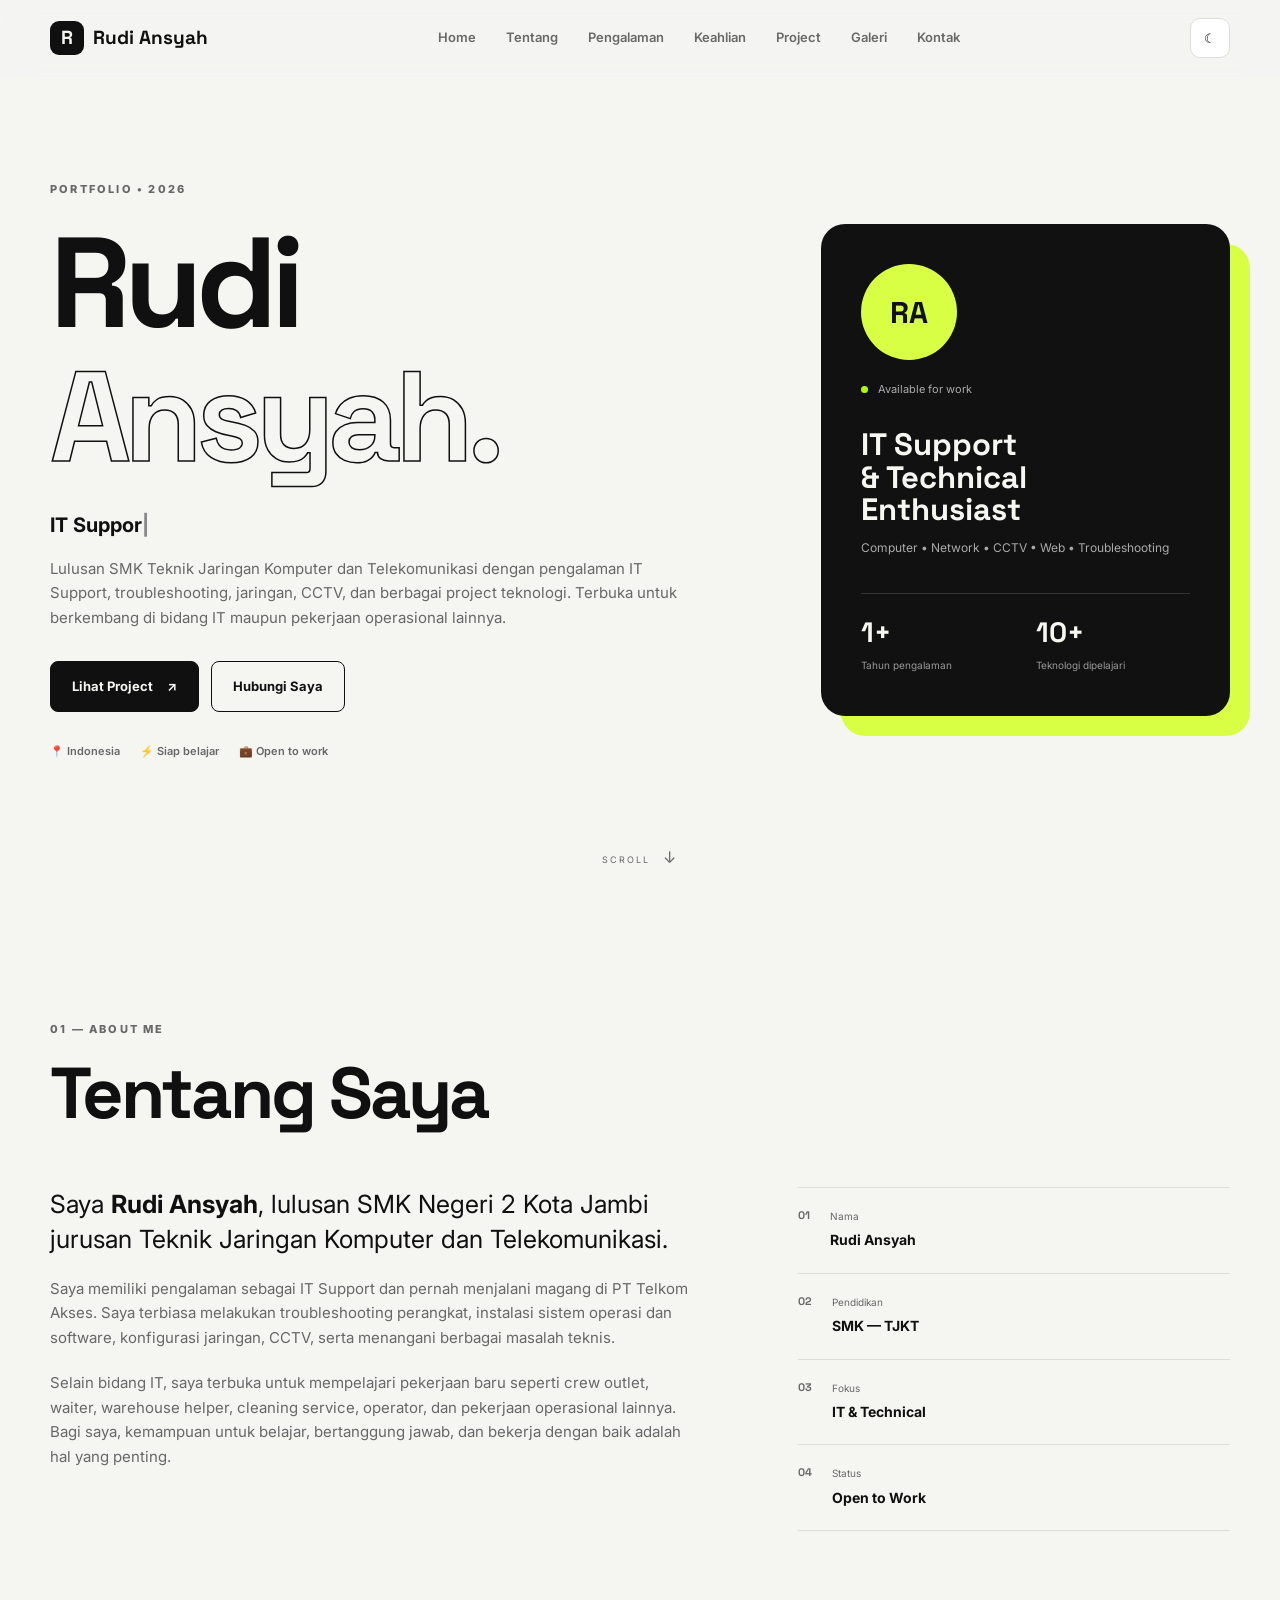
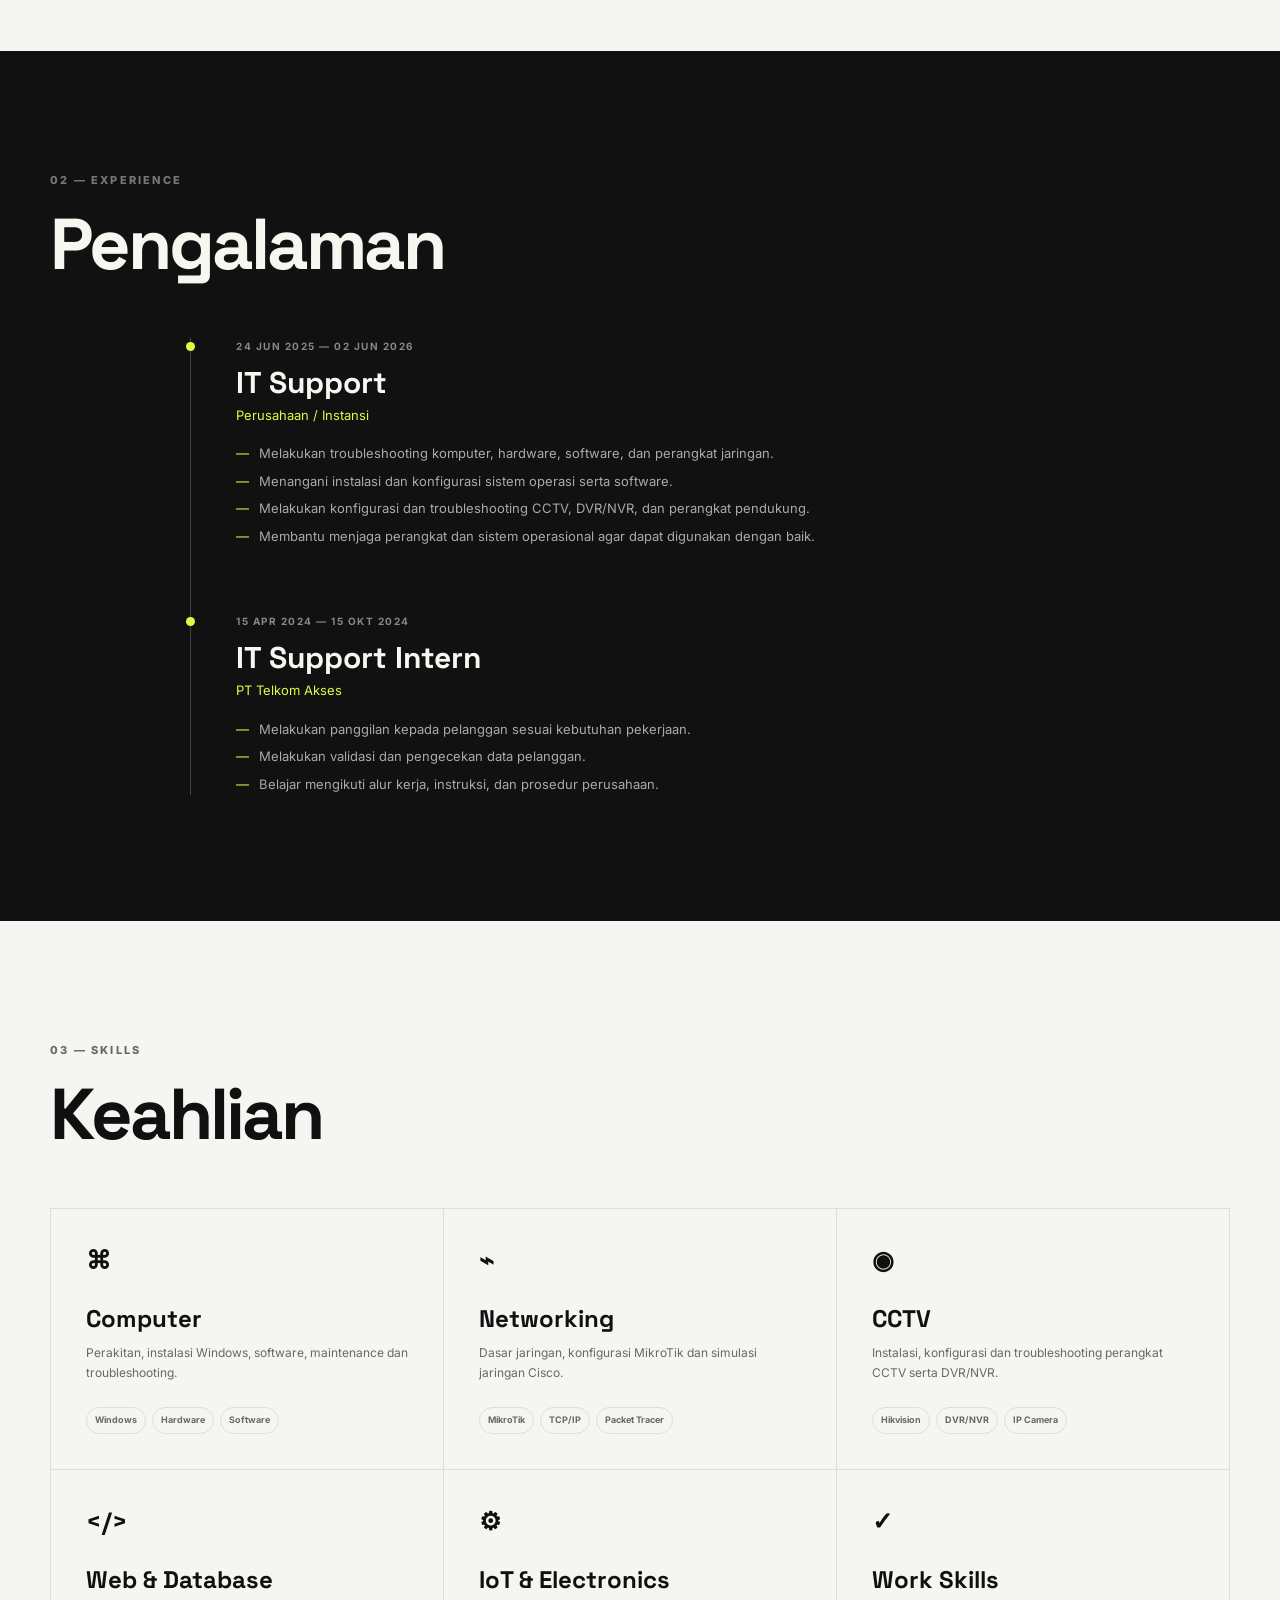
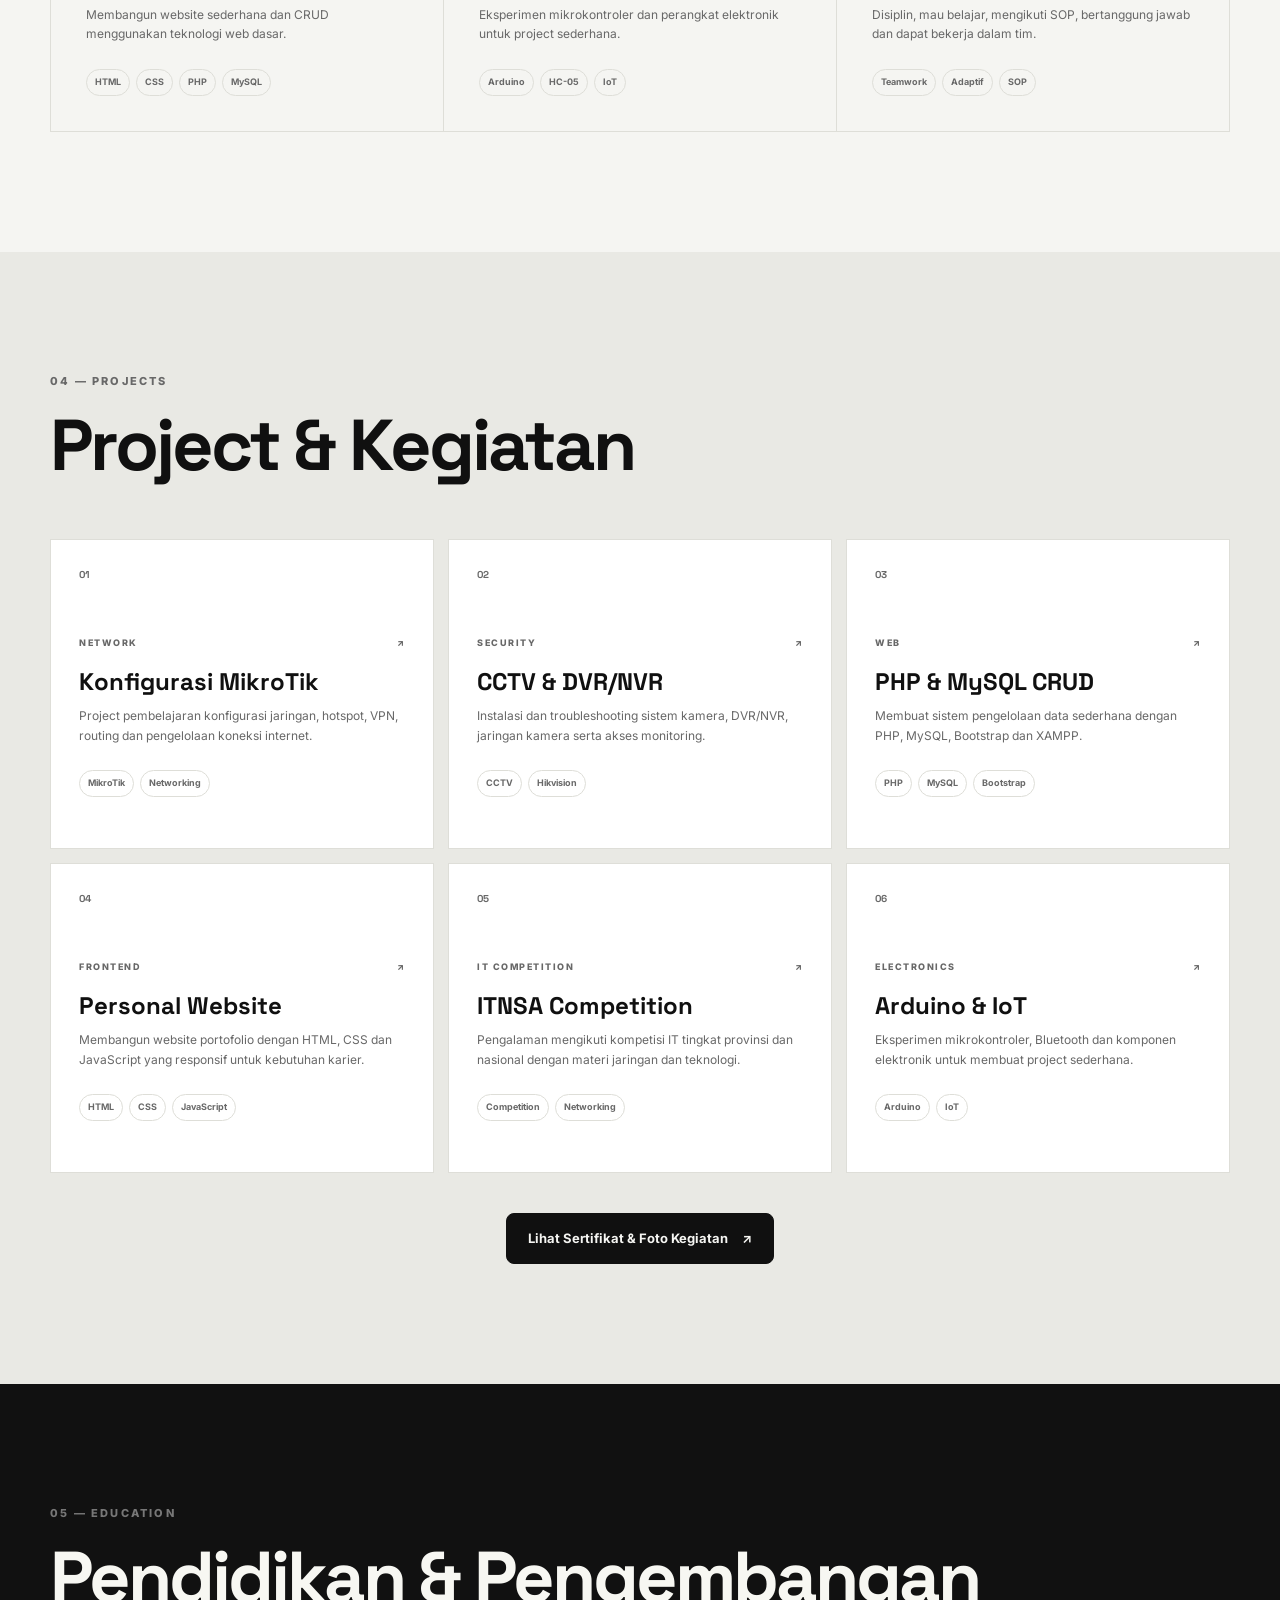
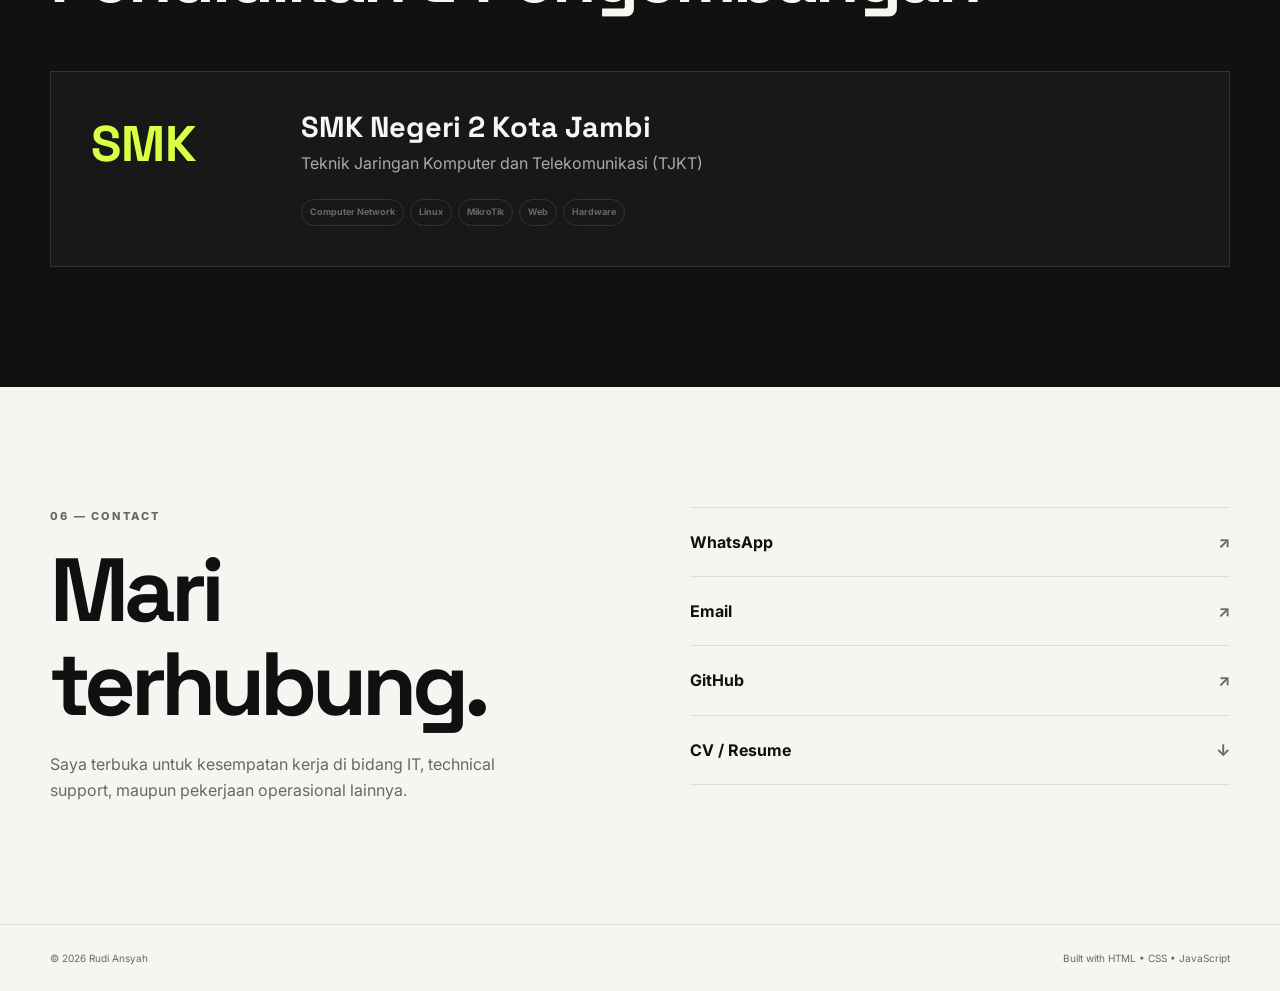
<file: index.html>
<!DOCTYPE html>
<html lang="id">
<head>
  <meta charset="UTF-8">
  <meta name="viewport" content="width=device-width, initial-scale=1.0">
  <meta name="description" content="Portofolio Rudi Ansyah - IT Support, Technical Support, dan General Worker.">
  <title>Rudi Ansyah | Portfolio</title>
  <link rel="preconnect" href="https://fonts.googleapis.com">
  <link rel="preconnect" href="https://fonts.gstatic.com" crossorigin>
  <link href="https://fonts.googleapis.com/css2?family=Inter:wght@400;500;600;700;800&family=Space+Grotesk:wght@500;600;700&display=swap" rel="stylesheet">
  <link rel="stylesheet" href="style.css">
</head>
<body>
  <div class="progress" id="progress"></div>

  <header class="header" id="header">
    <nav class="nav container">
      <a class="logo" href="#home"><span>R</span> Rudi Ansyah</a>
      <button class="menu-btn" id="menuBtn" aria-label="Buka menu">☰</button>
      <div class="nav-links" id="navLinks">
        <a href="#home">Home</a>
        <a href="#about">Tentang</a>
        <a href="#experience">Pengalaman</a>
        <a href="#skills">Keahlian</a>
        <a href="#projects">Project</a>
        <a href="galeri.html">Galeri</a>
        <a href="#contact">Kontak</a>
      </div>
      <button class="theme-btn" id="themeBtn" aria-label="Ganti tema">☾</button>
    </nav>
  </header>

  <main>
    <section class="hero section" id="home">
      <div class="container hero-grid">
        <div class="hero-copy reveal">
          <p class="eyebrow">PORTFOLIO • 2026</p>
          <h1>Rudi<br><span>Ansyah.</span></h1>
          <p class="hero-role"><span id="typing"></span><span class="cursor">|</span></p>
          <p class="hero-text">
            Lulusan SMK Teknik Jaringan Komputer dan Telekomunikasi dengan pengalaman
            IT Support, troubleshooting, jaringan, CCTV, dan berbagai project teknologi.
            Terbuka untuk berkembang di bidang IT maupun pekerjaan operasional lainnya.
          </p>
          <div class="hero-actions">
            <a class="btn primary" href="#projects">Lihat Project <span>↗</span></a>
            <a class="btn secondary" href="#contact">Hubungi Saya</a>
          </div>
          <div class="quick-info">
            <span>📍 Indonesia</span>
            <span>⚡ Siap belajar</span>
            <span>💼 Open to work</span>
          </div>
        </div>

        <div class="hero-card reveal">
          <div class="avatar">RA</div>
          <div class="status"><i></i> Available for work</div>
          <h3>IT Support<br>& Technical Enthusiast</h3>
          <p>Computer • Network • CCTV • Web • Troubleshooting</p>
          <div class="card-line"></div>
          <div class="mini-grid">
            <div><strong>1+</strong><small>Tahun pengalaman</small></div>
            <div><strong>10+</strong><small>Teknologi dipelajari</small></div>
          </div>
        </div>
      </div>
      <div class="scroll-hint">SCROLL <span>↓</span></div>
    </section>

    <section class="section" id="about">
      <div class="container">
        <div class="section-head reveal">
          <p class="eyebrow">01 — ABOUT ME</p>
          <h2>Tentang Saya</h2>
        </div>
        <div class="about-grid">
          <div class="about-main reveal">
            <p class="lead">
              Saya <strong>Rudi Ansyah</strong>, lulusan SMK Negeri 2 Kota Jambi
              jurusan Teknik Jaringan Komputer dan Telekomunikasi.
            </p>
            <p>
              Saya memiliki pengalaman sebagai IT Support dan pernah menjalani magang
              di PT Telkom Akses. Saya terbiasa melakukan troubleshooting perangkat,
              instalasi sistem operasi dan software, konfigurasi jaringan, CCTV,
              serta menangani berbagai masalah teknis.
            </p>
            <p>
              Selain bidang IT, saya terbuka untuk mempelajari pekerjaan baru seperti
              crew outlet, waiter, warehouse helper, cleaning service, operator, dan
              pekerjaan operasional lainnya. Bagi saya, kemampuan untuk belajar,
              bertanggung jawab, dan bekerja dengan baik adalah hal yang penting.
            </p>
          </div>
          <div class="facts reveal">
            <div class="fact"><span>01</span><div><small>Nama</small><strong>Rudi Ansyah</strong></div></div>
            <div class="fact"><span>02</span><div><small>Pendidikan</small><strong>SMK — TJKT</strong></div></div>
            <div class="fact"><span>03</span><div><small>Fokus</small><strong>IT & Technical</strong></div></div>
            <div class="fact"><span>04</span><div><small>Status</small><strong>Open to Work</strong></div></div>
          </div>
        </div>
      </div>
    </section>

    <section class="section dark-section" id="experience">
      <div class="container">
        <div class="section-head reveal">
          <p class="eyebrow">02 — EXPERIENCE</p>
          <h2>Pengalaman</h2>
        </div>
        <div class="timeline">
          <article class="timeline-item reveal">
            <div class="timeline-dot"></div>
            <div class="timeline-date">24 JUN 2025 — 02 JUN 2026</div>
            <h3>IT Support</h3>
            <p class="company">Perusahaan / Instansi</p>
            <ul>
              <li>Melakukan troubleshooting komputer, hardware, software, dan perangkat jaringan.</li>
              <li>Menangani instalasi dan konfigurasi sistem operasi serta software.</li>
              <li>Melakukan konfigurasi dan troubleshooting CCTV, DVR/NVR, dan perangkat pendukung.</li>
              <li>Membantu menjaga perangkat dan sistem operasional agar dapat digunakan dengan baik.</li>
            </ul>
          </article>

          <article class="timeline-item reveal">
            <div class="timeline-dot"></div>
            <div class="timeline-date">15 APR 2024 — 15 OKT 2024</div>
            <h3>IT Support Intern</h3>
            <p class="company">PT Telkom Akses</p>
            <ul>
              <li>Melakukan panggilan kepada pelanggan sesuai kebutuhan pekerjaan.</li>
              <li>Melakukan validasi dan pengecekan data pelanggan.</li>
              <li>Belajar mengikuti alur kerja, instruksi, dan prosedur perusahaan.</li>
            </ul>
          </article>
        </div>
      </div>
    </section>

    <section class="section" id="skills">
      <div class="container">
        <div class="section-head reveal">
          <p class="eyebrow">03 — SKILLS</p>
          <h2>Keahlian</h2>
        </div>
        <div class="skills-grid">
          <div class="skill-card reveal"><div class="skill-icon">⌘</div><h3>Computer</h3><p>Perakitan, instalasi Windows, software, maintenance dan troubleshooting.</p><div class="tags"><span>Windows</span><span>Hardware</span><span>Software</span></div></div>
          <div class="skill-card reveal"><div class="skill-icon">⌁</div><h3>Networking</h3><p>Dasar jaringan, konfigurasi MikroTik dan simulasi jaringan Cisco.</p><div class="tags"><span>MikroTik</span><span>TCP/IP</span><span>Packet Tracer</span></div></div>
          <div class="skill-card reveal"><div class="skill-icon">◉</div><h3>CCTV</h3><p>Instalasi, konfigurasi dan troubleshooting perangkat CCTV serta DVR/NVR.</p><div class="tags"><span>Hikvision</span><span>DVR/NVR</span><span>IP Camera</span></div></div>
          <div class="skill-card reveal"><div class="skill-icon">&lt;/&gt;</div><h3>Web & Database</h3><p>Membangun website sederhana dan CRUD menggunakan teknologi web dasar.</p><div class="tags"><span>HTML</span><span>CSS</span><span>PHP</span><span>MySQL</span></div></div>
          <div class="skill-card reveal"><div class="skill-icon">⚙</div><h3>IoT & Electronics</h3><p>Eksperimen mikrokontroler dan perangkat elektronik untuk project sederhana.</p><div class="tags"><span>Arduino</span><span>HC-05</span><span>IoT</span></div></div>
          <div class="skill-card reveal"><div class="skill-icon">✓</div><h3>Work Skills</h3><p>Disiplin, mau belajar, mengikuti SOP, bertanggung jawab dan dapat bekerja dalam tim.</p><div class="tags"><span>Teamwork</span><span>Adaptif</span><span>SOP</span></div></div>
        </div>
      </div>
    </section>

    <section class="section project-section" id="projects">
      <div class="container">
        <div class="section-head reveal">
          <p class="eyebrow">04 — PROJECTS</p>
          <h2>Project & Kegiatan</h2>
        </div>
        <div class="project-grid">
          <article class="project reveal">
            <div class="project-number">01</div>
            <div class="project-top"><span>NETWORK</span><span>↗</span></div>
            <h3>Konfigurasi MikroTik</h3>
            <p>Project pembelajaran konfigurasi jaringan, hotspot, VPN, routing dan pengelolaan koneksi internet.</p>
            <div class="project-tags"><span>MikroTik</span><span>Networking</span></div>
          </article>
          <article class="project reveal">
            <div class="project-number">02</div>
            <div class="project-top"><span>SECURITY</span><span>↗</span></div>
            <h3>CCTV & DVR/NVR</h3>
            <p>Instalasi dan troubleshooting sistem kamera, DVR/NVR, jaringan kamera serta akses monitoring.</p>
            <div class="project-tags"><span>CCTV</span><span>Hikvision</span></div>
          </article>
          <article class="project reveal">
            <div class="project-number">03</div>
            <div class="project-top"><span>WEB</span><span>↗</span></div>
            <h3>PHP & MySQL CRUD</h3>
            <p>Membuat sistem pengelolaan data sederhana dengan PHP, MySQL, Bootstrap dan XAMPP.</p>
            <div class="project-tags"><span>PHP</span><span>MySQL</span><span>Bootstrap</span></div>
          </article>
          <article class="project reveal">
            <div class="project-number">04</div>
            <div class="project-top"><span>FRONTEND</span><span>↗</span></div>
            <h3>Personal Website</h3>
            <p>Membangun website portofolio dengan HTML, CSS dan JavaScript yang responsif untuk kebutuhan karier.</p>
            <div class="project-tags"><span>HTML</span><span>CSS</span><span>JavaScript</span></div>
          </article>
          <article class="project reveal">
            <div class="project-number">05</div>
            <div class="project-top"><span>IT COMPETITION</span><span>↗</span></div>
            <h3>ITNSA Competition</h3>
            <p>Pengalaman mengikuti kompetisi IT tingkat provinsi dan nasional dengan materi jaringan dan teknologi.</p>
            <div class="project-tags"><span>Competition</span><span>Networking</span></div>
          </article>
          <article class="project reveal">
            <div class="project-number">06</div>
            <div class="project-top"><span>ELECTRONICS</span><span>↗</span></div>
            <h3>Arduino & IoT</h3>
            <p>Eksperimen mikrokontroler, Bluetooth dan komponen elektronik untuk membuat project sederhana.</p>
            <div class="project-tags"><span>Arduino</span><span>IoT</span></div>
          </article>
        </div>
        <div class="gallery-cta reveal">
          <a class="btn primary" href="galeri.html">Lihat Sertifikat & Foto Kegiatan <span>↗</span></a>
        </div>
      </div>
    </section>

    <section class="section dark-section" id="education">
      <div class="container">
        <div class="section-head reveal">
          <p class="eyebrow">05 — EDUCATION</p>
          <h2>Pendidikan & Pengembangan</h2>
        </div>
        <div class="education-card reveal">
          <div class="edu-year">SMK</div>
          <div>
            <h3>SMK Negeri 2 Kota Jambi</h3>
            <p>Teknik Jaringan Komputer dan Telekomunikasi (TJKT)</p>
            <div class="edu-tags"><span>Computer Network</span><span>Linux</span><span>MikroTik</span><span>Web</span><span>Hardware</span></div>
          </div>
        </div>
      </div>
    </section>

    <section class="section contact-section" id="contact">
      <div class="container contact-grid">
        <div class="reveal">
          <p class="eyebrow">06 — CONTACT</p>
          <h2>Mari terhubung.</h2>
          <p class="contact-text">Saya terbuka untuk kesempatan kerja di bidang IT, technical support, maupun pekerjaan operasional lainnya.</p>
        </div>
        <div class="contact-links reveal">
          <a href="https://wa.me/6283172429186" target="_blank" rel="noopener"><span>WhatsApp</span><b>↗</b></a>
          <a href="mailto:emailkamu@example.com"><span>Email</span><b>↗</b></a>
          <a href="https://github.com/" target="_blank" rel="noopener"><span>GitHub</span><b>↗</b></a>
          <a href="#" onclick="return false;"><span>CV / Resume</span><b>↓</b></a>
        </div>
      </div>
    </section>
  </main>

  <footer>
    <div class="container footer-inner">
      <span>© <span id="year"></span> Rudi Ansyah</span>
      <span>Built with HTML • CSS • JavaScript</span>
    </div>
  </footer>

  <button class="top-btn" id="topBtn" aria-label="Kembali ke atas">↑</button>
  <script src="script.js"></script>
</body>
</html>
</file>
<file: style.css>
*{margin:0;padding:0;box-sizing:border-box}
:root{--bg:#f5f5f2;--surface:#fff;--text:#101010;--muted:#686868;--line:#deded8;--accent:#d9ff45;--dark:#111;--dark2:#181818;--white:#f7f7f2;--max:1180px}
html{scroll-behavior:smooth}
body{font-family:Inter,Arial,sans-serif;background:var(--bg);color:var(--text);line-height:1.65}
body.dark{--bg:#0d0d0d;--surface:#161616;--text:#f5f5f2;--muted:#aaa;--line:#2c2c2c}
a{text-decoration:none;color:inherit}
.container{width:min(var(--max),calc(100% - 40px));margin:auto}
.header{position:fixed;z-index:100;top:0;left:0;width:100%;background:rgba(245,245,242,.82);backdrop-filter:blur(16px);border-bottom:1px solid transparent;transition:.3s}
.dark .header{background:rgba(13,13,13,.82)}
.header.scrolled{border-color:var(--line)}
.nav{height:76px;display:flex;align-items:center;justify-content:space-between;gap:20px}
.logo{font-family:"Space Grotesk";font-weight:700;font-size:19px;display:flex;align-items:center;gap:9px}
.logo span{display:grid;place-items:center;width:34px;height:34px;background:var(--text);color:var(--bg);border-radius:9px}
.nav-links{display:flex;gap:30px;font-size:13px;font-weight:600;color:var(--muted)}
.nav-links a:hover{color:var(--text)}
.theme-btn,.menu-btn{border:1px solid var(--line);background:var(--surface);color:var(--text);width:40px;height:40px;border-radius:10px;cursor:pointer}
.menu-btn{display:none;font-size:20px}
.progress{position:fixed;top:0;left:0;height:3px;background:var(--accent);z-index:200;width:0}
.section{padding:120px 0}
.hero{min-height:100vh;padding-top:160px;position:relative;display:flex;align-items:center}
.hero-grid{display:grid;grid-template-columns:1.25fr .75fr;gap:90px;align-items:center}
.eyebrow{font-size:11px;letter-spacing:2.2px;font-weight:800;color:var(--muted);margin-bottom:18px}
h1,h2,h3{font-family:"Space Grotesk",Inter,sans-serif;line-height:1.05}
h1{font-size:clamp(68px,10vw,140px);letter-spacing:-7px}
h1 span{color:transparent;-webkit-text-stroke:1.5px var(--text)}
.hero-role{font-size:20px;font-weight:700;margin:24px 0 15px;min-height:30px}
.cursor{color:#888;animation:blink .8s infinite}
@keyframes blink{50%{opacity:0}}
.hero-text{max-width:650px;color:var(--muted);font-size:15px}
.hero-actions{display:flex;gap:12px;margin:30px 0}
.btn{display:inline-flex;align-items:center;gap:14px;padding:14px 21px;border:1px solid var(--text);border-radius:8px;font-size:13px;font-weight:700;transition:.25s}
.btn.primary{background:var(--text);color:var(--bg)}
.btn.secondary{background:transparent}
.btn:hover{transform:translateY(-3px)}
.quick-info{display:flex;gap:20px;flex-wrap:wrap;color:var(--muted);font-size:11px;font-weight:600}
.hero-card{background:var(--dark);color:var(--white);padding:40px;border-radius:24px;box-shadow:20px 20px 0 var(--accent);transform:rotate(2deg)}
.avatar{width:96px;height:96px;border-radius:50%;display:grid;place-items:center;background:var(--accent);color:#111;font:700 30px "Space Grotesk";margin-bottom:20px}
.status{font-size:11px;color:#aaa;margin-bottom:30px}.status i{display:inline-block;width:7px;height:7px;background:#aaff00;border-radius:50%;margin-right:7px}
.hero-card h3{font-size:31px}.hero-card p{font-size:12px;color:#aaa;margin-top:12px}
.card-line{height:1px;background:#333;margin:35px 0 20px}.mini-grid{display:grid;grid-template-columns:1fr 1fr;gap:20px}.mini-grid strong{display:block;font:700 28px "Space Grotesk"}.mini-grid small{color:#999;font-size:10px}
.scroll-hint{position:absolute;bottom:30px;left:50%;transform:translateX(-50%);font-size:9px;letter-spacing:2px;color:var(--muted)}.scroll-hint span{font-size:16px;margin-left:8px}
.section-head{margin-bottom:55px}.section-head h2{font-size:clamp(42px,6vw,72px);letter-spacing:-3px}
.about-grid{display:grid;grid-template-columns:1.2fr .8fr;gap:100px}.about-main{max-width:750px}.about-main p{color:var(--muted);font-size:15px;margin-bottom:20px}.about-main .lead{font-size:25px;line-height:1.4;color:var(--text)}
.facts{border-top:1px solid var(--line)}.fact{display:flex;gap:20px;padding:20px 0;border-bottom:1px solid var(--line)}.fact>span{font:700 11px "Space Grotesk";color:var(--muted)}.fact small{display:block;color:var(--muted);font-size:10px;margin-bottom:2px}.fact strong{font-size:14px}
.dark-section{background:var(--dark);color:var(--white)}.dark-section .eyebrow{color:#777}
.timeline{max-width:900px;margin:auto}.timeline-item{position:relative;border-left:1px solid #444;padding:0 0 60px 45px}.timeline-item:last-child{padding-bottom:0}.timeline-dot{position:absolute;left:-5px;top:4px;width:9px;height:9px;background:var(--accent);border-radius:50%}.timeline-date{font-size:10px;letter-spacing:1.5px;color:#888;font-weight:700;margin-bottom:12px}.timeline-item h3{font-size:30px}.company{color:var(--accent);font-size:13px;margin:7px 0 17px}.timeline-item li{color:#aaa;font-size:13px;margin:6px 0;list-style:none}.timeline-item li:before{content:"—";color:var(--accent);margin-right:10px}
.skills-grid{display:grid;grid-template-columns:repeat(3,1fr);gap:1px;background:var(--line);border:1px solid var(--line)}.skill-card{background:var(--bg);padding:35px;min-height:250px}.skill-icon{font:700 25px "Space Grotesk";margin-bottom:30px}.skill-card h3{font-size:24px;margin-bottom:12px}.skill-card p{font-size:12px;color:var(--muted);margin-bottom:25px}.tags,.project-tags,.edu-tags{display:flex;gap:6px;flex-wrap:wrap}.tags span,.project-tags span,.edu-tags span{font-size:9px;font-weight:700;border:1px solid var(--line);padding:5px 8px;border-radius:20px;color:var(--muted)}
.project-section{background:#e9e9e4}.dark .project-section{background:#131313}
.project-grid{display:grid;grid-template-columns:repeat(3,1fr);gap:14px}.project{background:var(--surface);padding:28px;min-height:310px;position:relative;border:1px solid var(--line);transition:.25s}.project:hover{transform:translateY(-6px);border-color:var(--text)}.project-number{font:700 10px "Space Grotesk";color:var(--muted)}.project-top{display:flex;justify-content:space-between;margin:55px 0 18px;font-size:9px;font-weight:800;letter-spacing:1.5px;color:var(--muted)}.project h3{font-size:24px}.project p{font-size:12px;color:var(--muted);margin:12px 0 25px}
.education-card{display:grid;grid-template-columns:180px 1fr;gap:30px;padding:40px;border:1px solid #333;background:#181818}.edu-year{font:700 50px "Space Grotesk";color:var(--accent)}.education-card h3{font-size:29px}.education-card p{color:#aaa;margin:8px 0 22px}.edu-tags span{border-color:#333}
.contact-grid{display:grid;grid-template-columns:1fr 1fr;gap:100px}.contact-section h2{font-size:clamp(50px,7vw,90px);letter-spacing:-5px}.contact-text{max-width:500px;color:var(--muted);margin-top:20px}.contact-links{border-top:1px solid var(--line)}.contact-links a{display:flex;justify-content:space-between;padding:21px 0;border-bottom:1px solid var(--line);font-weight:700}.contact-links a:hover{padding-left:10px}.contact-links b{color:var(--muted)}
footer{border-top:1px solid var(--line);padding:25px 0;font-size:10px;color:var(--muted)}.footer-inner{display:flex;justify-content:space-between}
.top-btn{position:fixed;right:25px;bottom:25px;width:42px;height:42px;border:1px solid var(--line);border-radius:50%;background:var(--surface);color:var(--text);cursor:pointer;opacity:0;pointer-events:none;transition:.3s}.top-btn.show{opacity:1;pointer-events:auto}
.reveal{opacity:0;transform:translateY(25px);transition:opacity .7s ease,transform .7s ease}.reveal.visible{opacity:1;transform:none}

@media(max-width:850px){
 .nav-links{display:none;position:absolute;top:76px;left:20px;right:20px;background:var(--surface);border:1px solid var(--line);padding:15px;border-radius:12px;flex-direction:column;gap:0}.nav-links.open{display:flex}.nav-links a{padding:13px}.menu-btn{display:block;margin-left:auto}.theme-btn{margin-left:0}
 .hero{padding-top:130px}.hero-grid,.about-grid,.contact-grid{grid-template-columns:1fr;gap:55px}.hero-card{max-width:480px;margin:auto;width:100%}.hero h1{letter-spacing:-4px}
 .skills-grid,.project-grid{grid-template-columns:1fr 1fr}
 .education-card{grid-template-columns:1fr}
}
@media(max-width:560px){
 .container{width:min(var(--max),calc(100% - 28px))}.nav{height:68px}.nav-links{top:68px;left:14px;right:14px}.hero{padding-top:120px}.section{padding:85px 0}.hero-card{padding:28px;box-shadow:12px 12px 0 var(--accent)}h1{font-size:70px}.hero-text{font-size:13px}.quick-info{gap:10px}.section-head{margin-bottom:35px}.about-main .lead{font-size:21px}.skills-grid,.project-grid{grid-template-columns:1fr}.skill-card{min-height:auto;padding:28px}.project{min-height:270px}.contact-section h2{letter-spacing:-3px}.footer-inner{gap:15px;flex-direction:column}.scroll-hint{display:none}
}

/* ===== Galeri ===== */
.gallery-cta{margin-top:40px;display:flex;justify-content:center}
.page-hero{padding:170px 0 40px}
.page-hero h1{font-size:clamp(52px,9vw,110px);letter-spacing:-5px}
.page-hero p.sub{max-width:560px;color:var(--muted);font-size:15px;margin-top:20px}
.back-link{display:inline-block;font-size:12px;font-weight:700;color:var(--muted);margin-bottom:26px}
.back-link:hover{color:var(--text)}
.gallery-section{padding:60px 0 100px}
.gallery-section+.gallery-section{padding-top:20px}
.gallery-head{display:flex;justify-content:space-between;align-items:end;gap:20px;flex-wrap:wrap;margin-bottom:30px}
.gallery-head h2{font-size:clamp(34px,5vw,56px);letter-spacing:-2px}
.filters{display:flex;gap:8px;flex-wrap:wrap}
.filter{border:1px solid var(--line);background:transparent;color:var(--muted);font:700 11px Inter,sans-serif;padding:8px 14px;border-radius:20px;cursor:pointer;transition:.2s}
.filter:hover{color:var(--text);border-color:var(--text)}
.filter.active{background:var(--text);color:var(--bg);border-color:var(--text)}
.gallery-grid{display:grid;gap:14px}
.cert-grid{grid-template-columns:repeat(3,1fr)}
.photo-grid{grid-template-columns:repeat(3,1fr)}
.g-item{background:var(--surface);border:1px solid var(--line);cursor:pointer;overflow:hidden;transition:.25s;text-align:left;padding:0;color:inherit;font:inherit;display:block;width:100%}
.g-item:hover{transform:translateY(-6px);border-color:var(--text)}
.g-item:focus-visible{outline:2px solid var(--text);outline-offset:2px}
.g-thumb{aspect-ratio:4/3;background:#e9e9e4;overflow:hidden;position:relative}
.dark .g-thumb{background:#1c1c1c}
.g-thumb img{width:100%;height:100%;object-fit:cover;display:block;transition:transform .5s}
.cert-grid .g-thumb img{object-fit:contain;background:#fff}
.g-item:hover .g-thumb img{transform:scale(1.04)}
.g-placeholder{position:absolute;inset:0;display:grid;place-items:center;text-align:center;padding:20px;color:var(--muted);font-size:11px;font-weight:700;letter-spacing:1px;background:repeating-linear-gradient(45deg,transparent 0 12px,rgba(128,128,128,.07) 12px 24px)}
.g-placeholder b{display:block;font:700 30px "Space Grotesk";margin-bottom:6px;color:var(--text)}
.g-info{padding:18px 20px 22px;border-top:1px solid var(--line)}
.g-meta{font-size:9px;font-weight:800;letter-spacing:1.5px;color:var(--muted);margin-bottom:8px}
.g-info h3{font-size:19px;line-height:1.2}
.g-info p{font-size:12px;color:var(--muted);margin-top:6px}
.g-empty{grid-column:1/-1;padding:50px;text-align:center;color:var(--muted);border:1px dashed var(--line);font-size:13px}

/* Lightbox */
.lightbox{position:fixed;inset:0;z-index:300;background:rgba(0,0,0,.92);display:none;align-items:center;justify-content:center;padding:70px 20px 90px}
.lightbox.open{display:flex}
.lb-figure{max-width:min(1100px,100%);max-height:100%;display:flex;flex-direction:column;align-items:center;gap:16px;color:#f5f5f2;text-align:center}
.lb-figure img{max-width:100%;max-height:calc(100vh - 220px);object-fit:contain;background:#fff0;border-radius:6px}
.lb-figure .g-placeholder{position:static;width:min(600px,80vw);aspect-ratio:4/3;background:#1c1c1c;color:#aaa}
.lb-figure .g-placeholder b{color:#f5f5f2}
.lb-caption strong{display:block;font:700 20px "Space Grotesk"}
.lb-caption span{font-size:12px;color:#aaa}
.lb-btn{position:absolute;border:1px solid #444;background:#1a1a1a;color:#fff;width:44px;height:44px;border-radius:50%;cursor:pointer;font-size:18px;transition:.2s}
.lb-btn:hover{background:var(--accent);color:#111;border-color:var(--accent)}
.lb-close{top:20px;right:20px}
.lb-prev{left:20px;top:50%;transform:translateY(-50%)}
.lb-next{right:20px;top:50%;transform:translateY(-50%)}
.lb-count{position:absolute;top:30px;left:24px;font-size:11px;letter-spacing:2px;color:#888;font-weight:700}

@media(max-width:850px){
 .cert-grid,.photo-grid{grid-template-columns:1fr 1fr}
 .page-hero{padding-top:130px}
}
@media(max-width:560px){
 .cert-grid,.photo-grid{grid-template-columns:1fr}
 .page-hero h1{letter-spacing:-3px}
 .lb-prev{left:8px}.lb-next{right:8px}
 .lb-btn{width:38px;height:38px}
}
</file>
